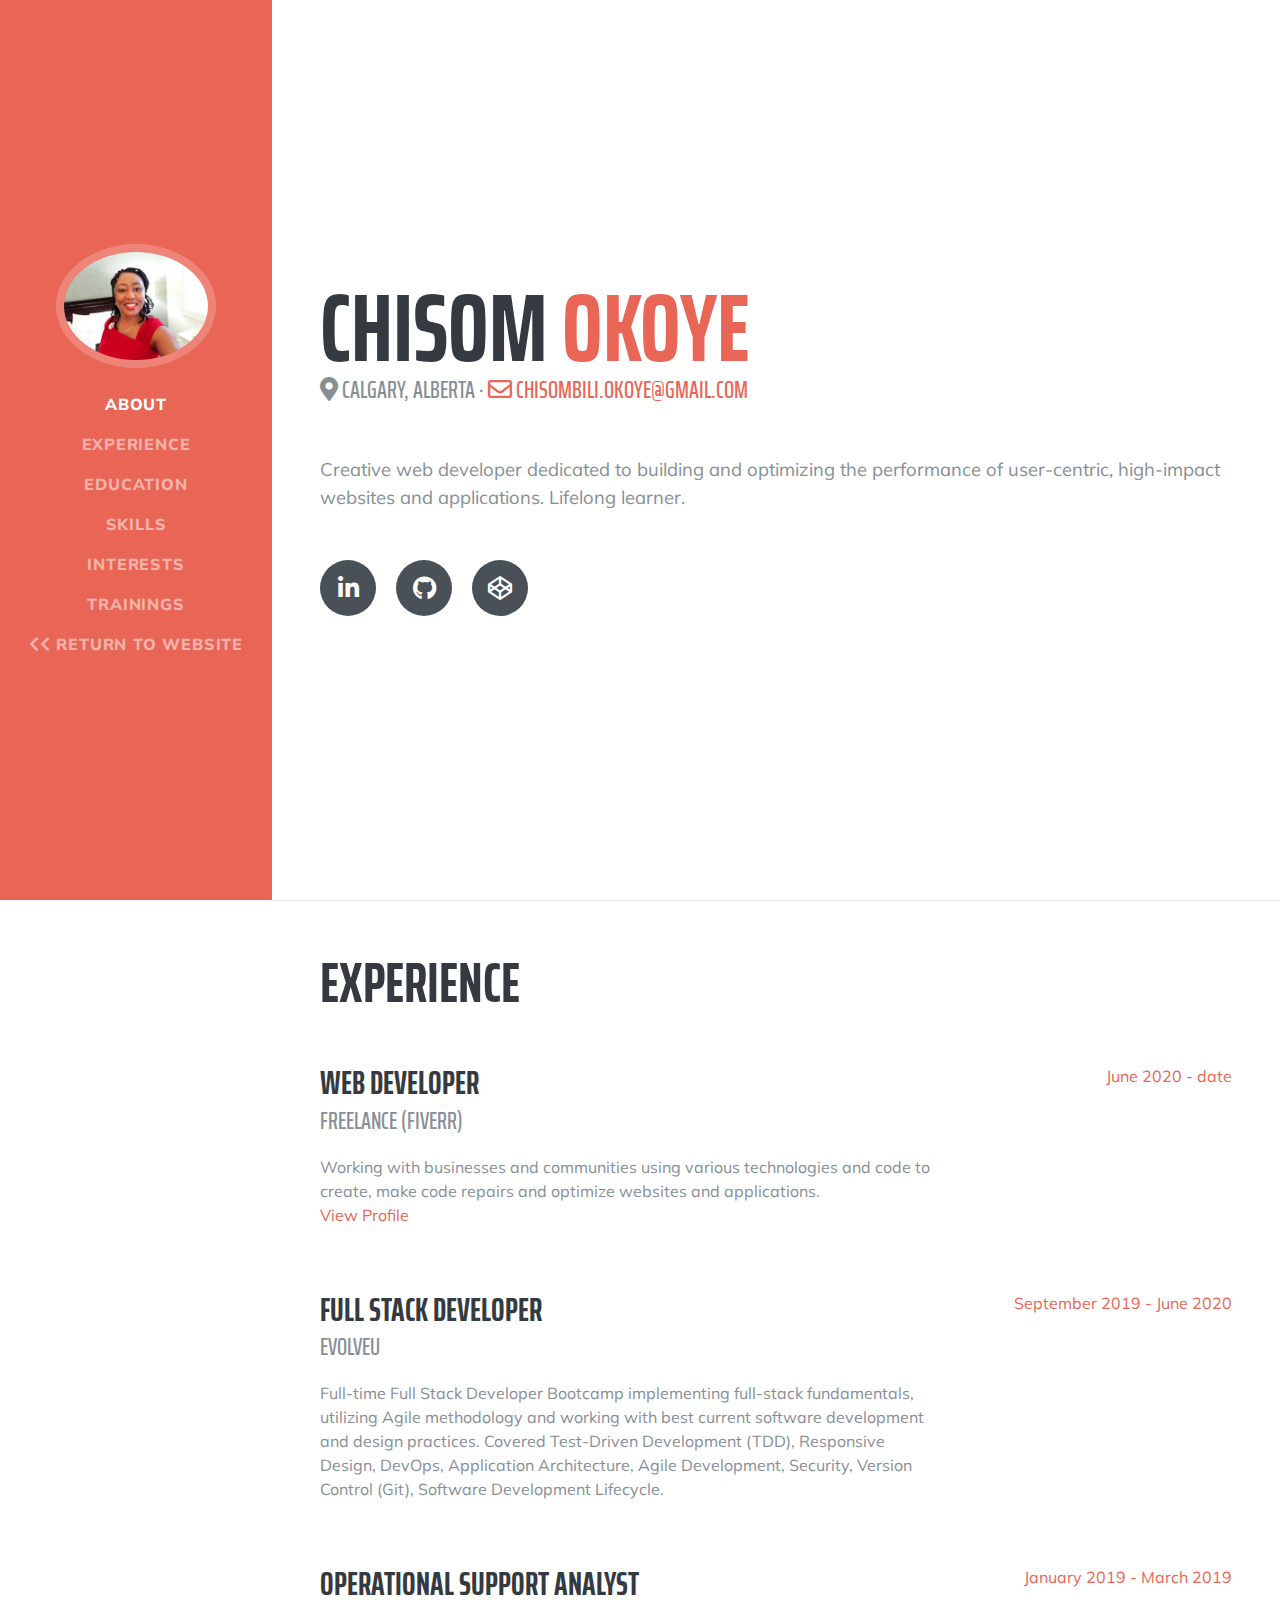
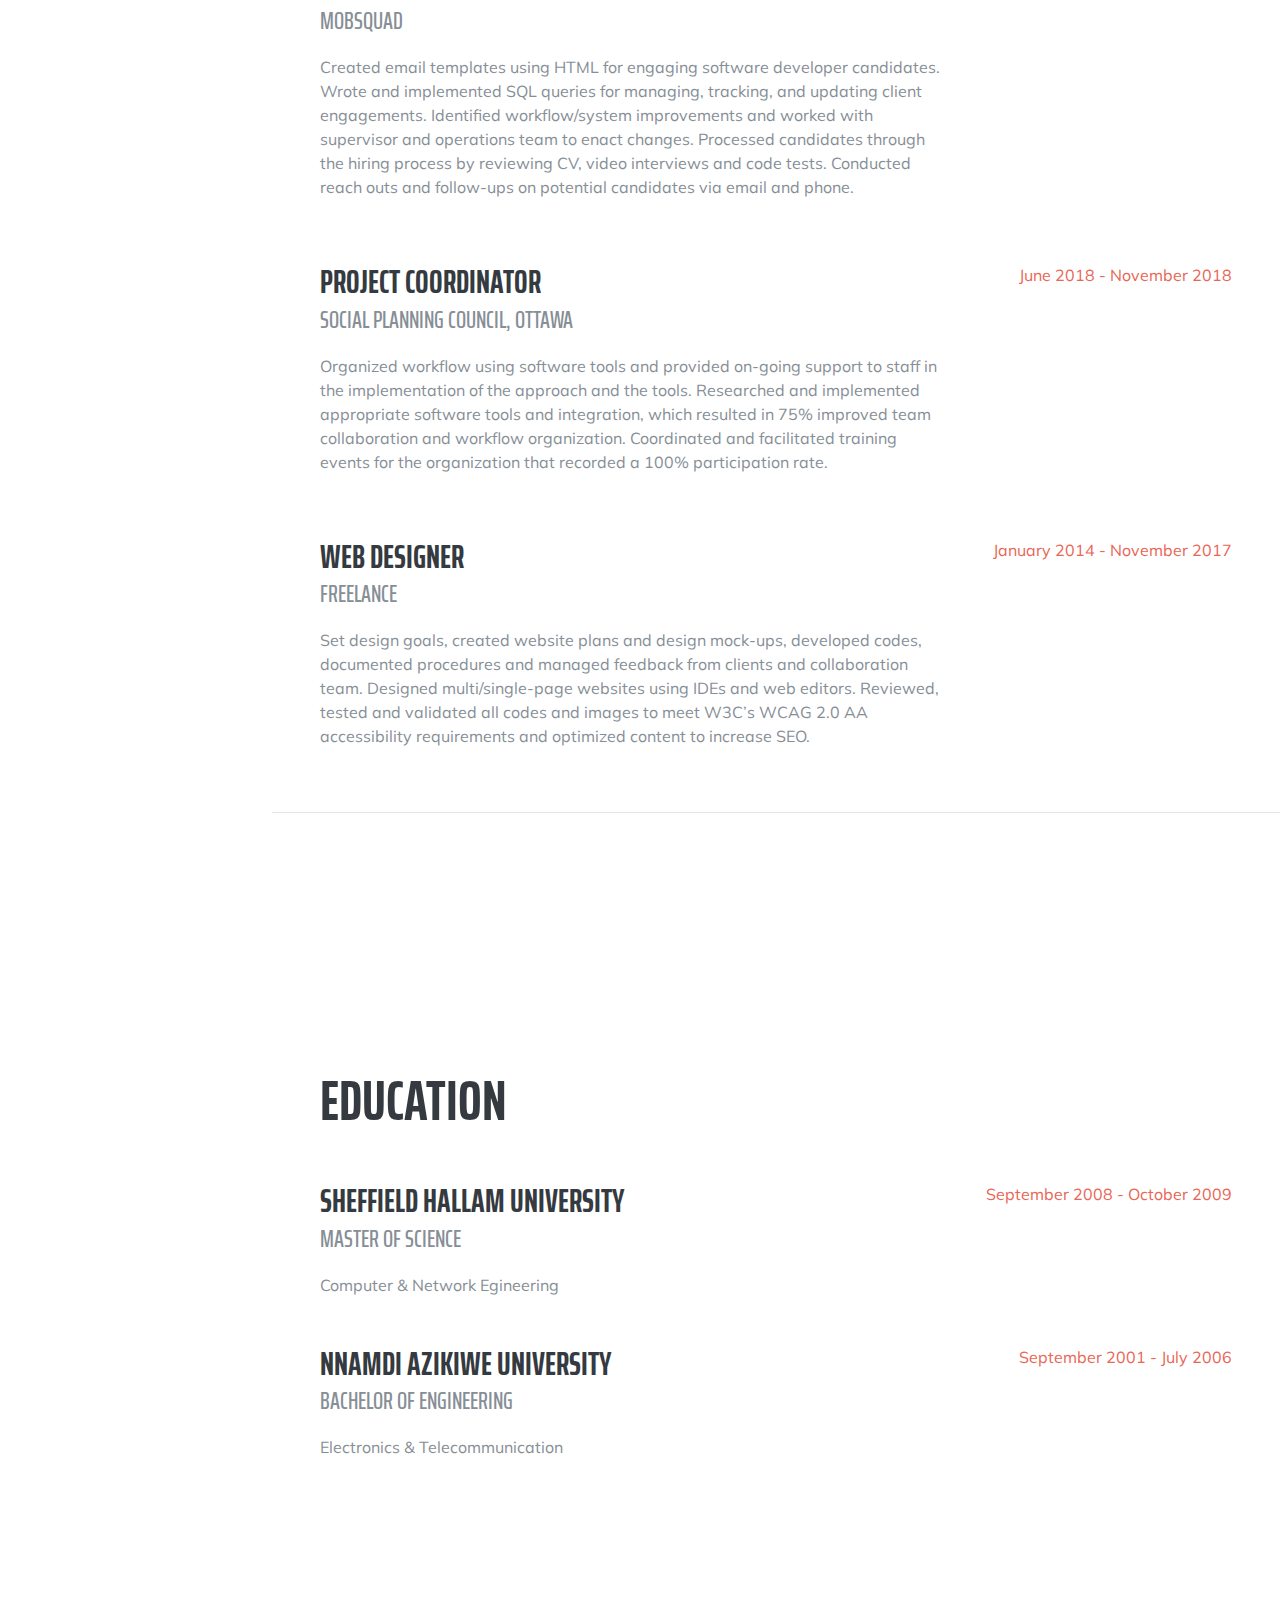
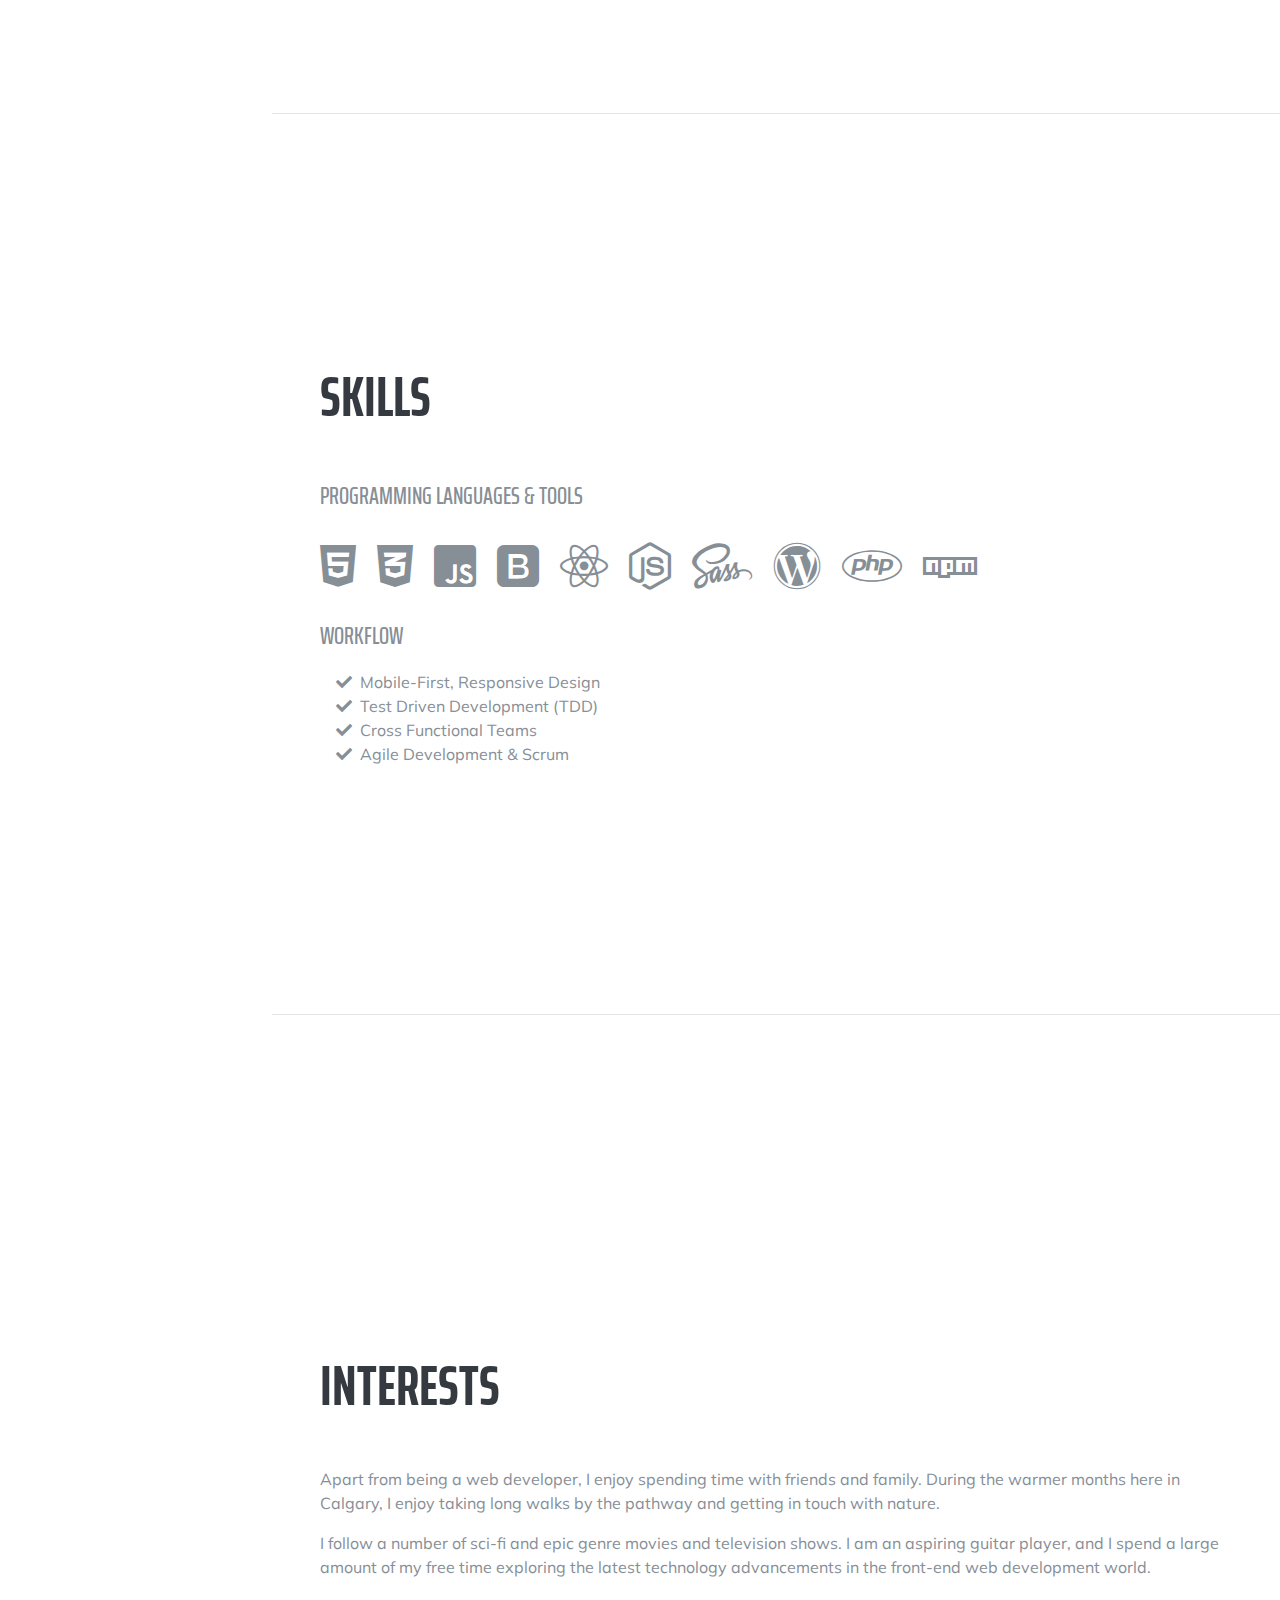
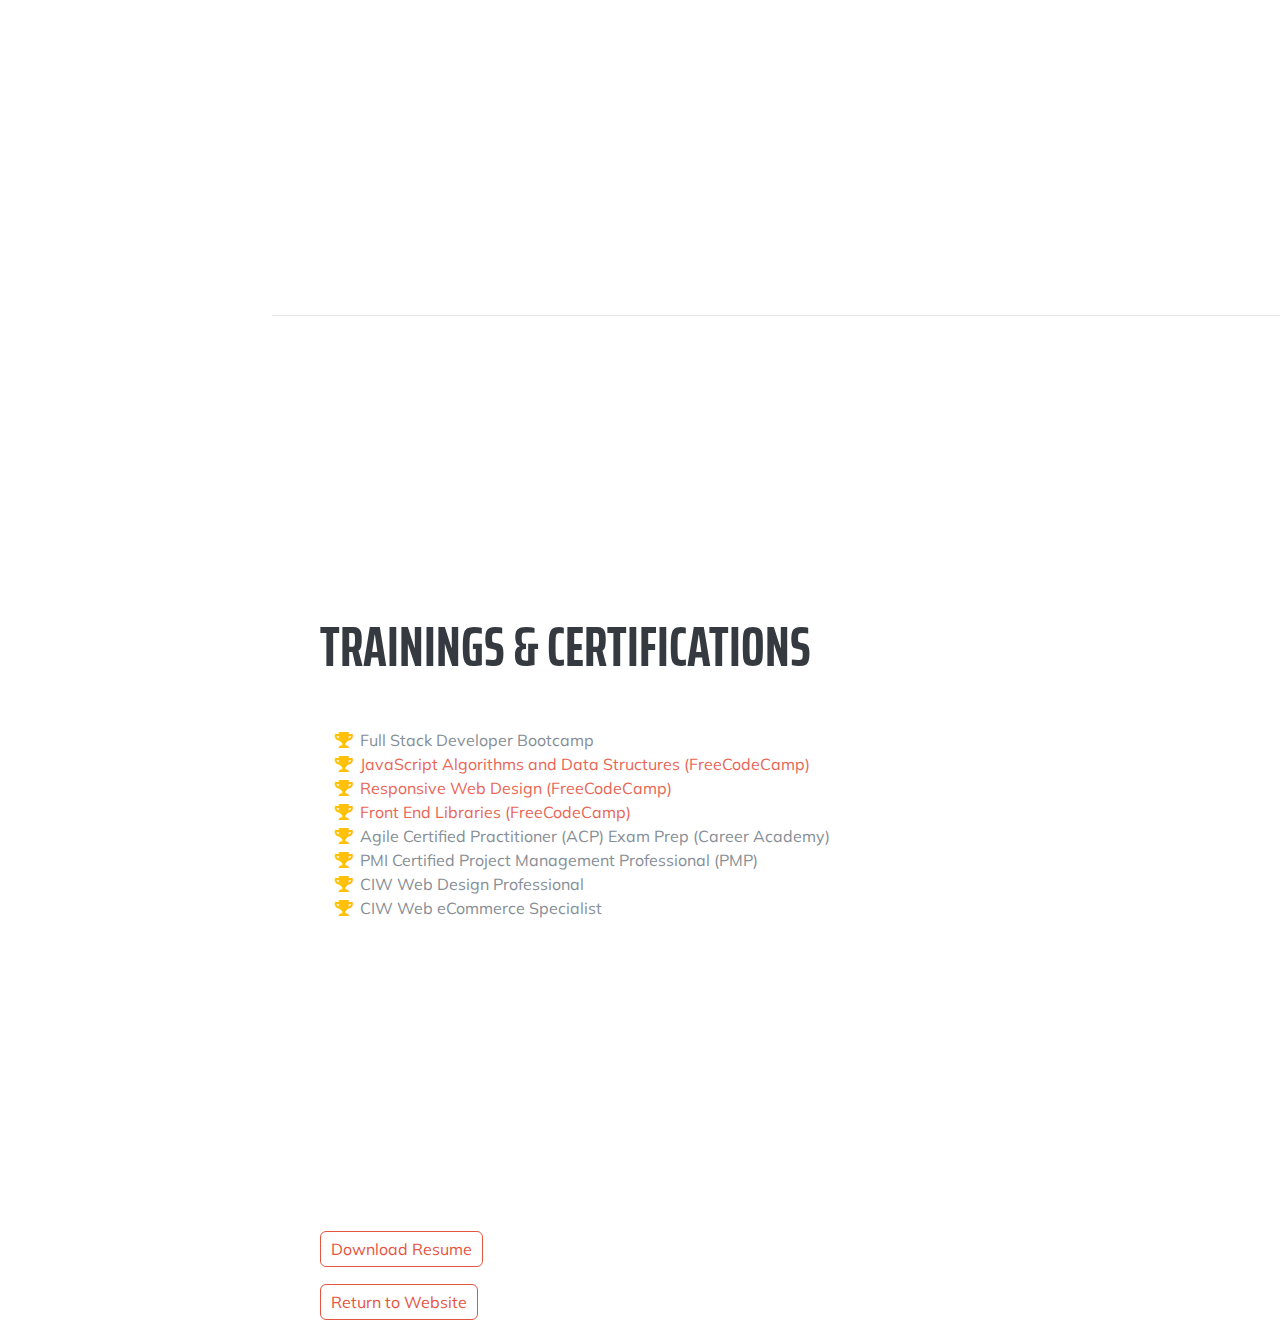
<file: resume/index.html>
<!DOCTYPE html>
<html lang="en">
  <head>
    <meta charset="utf-8" />
    <meta
      name="viewport"
      content="width=device-width, initial-scale=1, shrink-to-fit=no"
    />
    <meta name="description" content="My Web Developer Resume" />
    <meta name="author" content="Chisombili Okoye" />

    <title>Resume - Chisombili Okoye</title>

    <!-- Bootstrap core CSS -->
    <link href="vendor/bootstrap/css/bootstrap.min.css" rel="stylesheet" />

    <!-- Custom fonts for this template -->
    <link
      href="https://fonts.googleapis.com/css?family=Saira+Extra+Condensed:500,700"
      rel="stylesheet"
    />
    <link
      href="https://fonts.googleapis.com/css?family=Muli:400,400i,800,800i"
      rel="stylesheet"
    />
    <link href="vendor/fontawesome-free/css/all.min.css" rel="stylesheet" />

    <!-- Custom styles for this template -->
    <!-- <link href="../css/styles.css" rel="stylesheet" /> -->
    <link href="css/resume.css" rel="stylesheet" />
    <link rel="icon" type="image" href="../images/favicon.png" />
    <!-- Global site tag (gtag.js) - Google Analytics -->
    <script
      async
      src="https://www.googletagmanager.com/gtag/js?id=UA-125325255-2"
    ></script>
    <script>
      window.dataLayer = window.dataLayer || [];
      function gtag() {
        dataLayer.push(arguments);
      }
      gtag("js", new Date());

      gtag("config", "UA-125325255-2");
    </script>
  </head>

  <body id="page-top">
    <nav
      class="navbar navbar-expand-lg navbar-dark bg-primary fixed-top"
      id="sideNav"
    >
      <a class="navbar-brand js-scroll-trigger" href="#page-top">
        <span class="d-block d-lg-none">Chisom Okoye</span>
        <span class="d-none d-lg-block">
          <img
            class="img-fluid img-profile rounded-circle mx-auto mb-2"
            src="../images/profilePhoto.jpg"
            alt=""
          />
        </span>
      </a>
      <button
        class="navbar-toggler"
        type="button"
        data-toggle="collapse"
        data-target="#navbarSupportedContent"
        aria-controls="navbarSupportedContent"
        aria-expanded="false"
        aria-label="Toggle navigation"
      >
        <span class="navbar-toggler-icon"></span>
      </button>
      <div class="collapse navbar-collapse" id="navbarSupportedContent">
        <ul class="navbar-nav">
          <li class="nav-item">
            <a class="nav-link js-scroll-trigger" href="#about">About</a>
          </li>
          <li class="nav-item">
            <a class="nav-link js-scroll-trigger" href="#experience"
              >Experience</a
            >
          </li>
          <li class="nav-item">
            <a class="nav-link js-scroll-trigger" href="#education"
              >Education</a
            >
          </li>
          <li class="nav-item">
            <a class="nav-link js-scroll-trigger" href="#skills">Skills</a>
          </li>
          <li class="nav-item">
            <a class="nav-link js-scroll-trigger" href="#interests"
              >Interests</a
            >
          </li>
          <li class="nav-item">
            <a class="nav-link js-scroll-trigger" href="#awards">Trainings</a>
          </li>
          <li class="nav-item">
            <a class="nav-link js-scroll-trigger" href="../index.html"
              ><i class="fas fa-chevron-left"></i
              ><i class="fas fa-chevron-left"></i> Return to Website</a
            >
          </li>
        </ul>
      </div>
    </nav>

    <div class="container-fluid p-0">
      <section
        class="resume-section p-3 p-lg-5 d-flex align-items-center"
        id="about"
      >
        <div class="w-100">
          <h1 class="mb-0">
            Chisom
            <span class="text-primary">Okoye</span>
          </h1>
          <div class="subheading mb-5">
            <i class="fas fa-map-marker-alt"></i>
            Calgary, Alberta ·
            <a href="mailto:chisombili.okoye@gmail.com">
              <i class="far fa-envelope"></i>
              chisombili.okoye@gmail.com</a
            >
          </div>
          <p class="lead mb-5">
            Creative web developer dedicated to building and optimizing the
            performance of user-centric, high-impact websites and applications.
            Lifelong learner.
          </p>
          <div class="social-icons">
            <a href="https://www.linkedin.com/in/chisom-trisha-okoye/">
              <i class="fab fa-linkedin-in"></i>
            </a>
            <a href="https://github.com/Trishachi">
              <i class="fab fa-github"></i>
            </a>
            <!-- <a href="https://twitter.com/trishachi">
              <i class="fab fa-twitter"></i>
            </a> -->
            <a href="https://codepen.io/trishachi">
              <i class="fab fa-codepen"></i>
            </a>
          </div>
        </div>
      </section>

      <hr class="m-0" />

      <section
        class="resume-section p-3 p-lg-5 d-flex justify-content-center"
        id="experience"
      >
        <div class="w-100">
          <h2 class="mb-5">Experience</h2>

          <div
            class="resume-item d-flex flex-column flex-md-row justify-content-between mb-5"
          >
            <div class="resume-content">
              <h3 class="mb-0">Web Developer</h3>
              <div class="subheading mb-3">Freelance (Fiverr)</div>
              <p>
                Working with businesses and communities using various technologies and code to create, 
                make code repairs and optimize websites and applications. 
                <br />
                <a href="https://www.fiverr.com/trishachi" target="_blank" >View Profile</a>
              </p>
            </div>
            <div class="resume-date text-md-right">
              <span class="text-primary">June 2020 - date</span>
            </div>
          </div>

          <div
            class="resume-item d-flex flex-column flex-md-row justify-content-between mb-5"
          >
            <div class="resume-content">
              <h3 class="mb-0">Full Stack Developer</h3>
              <div class="subheading mb-3">EvolveU</div>
              <p>
                Full-time Full Stack Developer Bootcamp implementing
                full-stack fundamentals, utilizing Agile methodology and working
                with best current software development and design practices.
                Covered Test-Driven Development (TDD), Responsive Design,
                DevOps, Application Architecture, Agile Development, Security,
                Version Control (Git), Software Development Lifecycle.
              </p>
            </div>
            <div class="resume-date text-md-right">
              <span class="text-primary">September 2019 - June 2020</span>
            </div>
          </div>

          <div
            class="resume-item d-flex flex-column flex-md-row justify-content-between mb-5"
          >
            <div class="resume-content">
              <h3 class="mb-0">Operational Support Analyst</h3>
              <div class="subheading mb-3">MobSquad</div>
              <p>
                Created email templates using HTML for engaging software developer candidates.
                Wrote and implemented SQL queries for managing, tracking, and updating client engagements.
                Identified workflow/system improvements and worked with
                supervisor and operations team to enact changes. Processed
                candidates through the hiring process by reviewing CV, video
                interviews and code tests. Conducted reach outs and follow-ups
                on potential candidates via email and phone.
              </p>
            </div>
            <div class="resume-date text-md-right">
              <span class="text-primary">January 2019 - March 2019</span>
            </div>
          </div>

          <div
            class="resume-item d-flex flex-column flex-md-row justify-content-between mb-5"
          >
            <div class="resume-content">
              <h3 class="mb-0">Project Coordinator</h3>
              <div class="subheading mb-3">Social Planning Council, Ottawa</div>
              <p>
                Organized workflow using software tools and provided on-going
                support to staff in the implementation of the approach and the
                tools. Researched and implemented appropriate software tools and
                integration, which resulted in 75% improved team collaboration
                and workflow organization. Coordinated and facilitated training
                events for the organization that recorded a 100% participation
                rate.
              </p>
            </div>
            <div class="resume-date text-md-right">
              <span class="text-primary">June 2018 - November 2018</span>
            </div>
          </div>

          <div
            class="resume-item d-flex flex-column flex-md-row justify-content-between"
          >
            <div class="resume-content">
              <h3 class="mb-0">Web Designer</h3>
              <div class="subheading mb-3">Freelance</div>
              <p>
                Set design goals, created website plans and design mock-ups,
                developed codes, documented procedures and managed feedback from
                clients and collaboration team. Designed multi/single-page
                websites using IDEs and web editors. Reviewed, tested and
                validated all codes and images to meet W3C’s WCAG 2.0 AA
                accessibility requirements and optimized content to increase
                SEO.
              </p>
            </div>
            <div class="resume-date text-md-right">
              <span class="text-primary">January 2014 - November 2017</span>
            </div>
          </div>
        </div>
      </section>

      <hr class="m-0" />

      <section
        class="resume-section p-3 p-lg-5 d-flex align-items-center"
        id="education"
      >
        <div class="w-100">
          <h2 class="mb-5">Education</h2>

          <div
            class="resume-item d-flex flex-column flex-md-row justify-content-between mb-5"
          >
            <div class="resume-content">
              <h3 class="mb-0">Sheffield Hallam University</h3>
              <div class="subheading mb-3">Master of Science</div>
              <div>Computer & Network Egineering</div>
            </div>
            <div class="resume-date text-md-right">
              <span class="text-primary">September 2008 - October 2009</span>
            </div>
          </div>

          <div
            class="resume-item d-flex flex-column flex-md-row justify-content-between"
          >
            <div class="resume-content">
              <h3 class="mb-0">Nnamdi Azikiwe University</h3>
              <div class="subheading mb-3">Bachelor of Engineering</div>
              <div>Electronics & Telecommunication</div>
            </div>
            <div class="resume-date text-md-right">
              <span class="text-primary">September 2001 - July 2006</span>
            </div>
          </div>
        </div>
      </section>

      <hr class="m-0" />

      <section
        class="resume-section p-3 p-lg-5 d-flex align-items-center"
        id="skills"
      >
        <div class="w-100">
          <h2 class="mb-5">Skills</h2>

          <div class="subheading mb-3">Programming Languages &amp; Tools</div>
          <ul class="list-inline dev-icons">
            <li
              class="list-inline-item"
              data-toggle="tooltip"
              data-placement="bottom"
              title="HTML5"
            >
              <i class="fab fa-html5"></i>
            </li>
            <li
              class="list-inline-item"
              data-toggle="tooltip"
              data-placement="bottom"
              title="CSS3"
            >
              <i class="fab fa-css3-alt"></i>
            </li>
            <li
              class="list-inline-item"
              data-toggle="tooltip"
              data-placement="bottom"
              title="JavaScript"
            >
              <i class="fab fa-js-square"></i>
            </li>
            <li
              class="list-inline-item"
              data-toggle="tooltip"
              data-placement="bottom"
              title="Bootstrap"
            >
              <i class="fab fa-bootstrap"></i>
            </li>
            <li
              class="list-inline-item"
              data-toggle="tooltip"
              data-placement="bottom"
              title="React JS"
            >
              <i class="fab fa-react"></i>
            </li>
            <li
              class="list-inline-item"
              data-toggle="tooltip"
              data-placement="bottom"
              title="node JS"
            >
              <i class="fab fa-node-js"></i>
            </li>
            <li
              class="list-inline-item"
              data-toggle="tooltip"
              data-placement="bottom"
              title="SASS"
            >
              <i class="fab fa-sass"></i>
            </li>
            <li
              class="list-inline-item"
              data-toggle="tooltip"
              data-placement="bottom"
              title="WordPress"
            >
              <i class="fab fa-wordpress"></i>
            </li>
            <li
              class="list-inline-item"
              data-toggle="tooltip"
              data-placement="bottom"
              title="PHP"
            >
              <i class="fab fa-php"></i>
            </li>
            <li
              class="list-inline-item"
              data-toggle="tooltip"
              data-placement="bottom"
              title="Node package manager"
            >
              <i class="fab fa-npm"></i>
            </li>
          </ul>

          <div class="subheading mb-3">Workflow</div>
          <ul class="fa-ul mb-0">
            <li>
              <i class="fa-li fa fa-check"></i>
              Mobile-First, Responsive Design
            </li>
            <li>
              <i class="fa-li fa fa-check"></i>
              Test Driven Development (TDD)
            </li>
            <li>
              <i class="fa-li fa fa-check"></i>
              Cross Functional Teams
            </li>
            <li>
              <i class="fa-li fa fa-check"></i>
              Agile Development &amp; Scrum
            </li>
          </ul>
        </div>
      </section>

      <hr class="m-0" />

      <section
        class="resume-section p-3 p-lg-5 d-flex align-items-center"
        id="interests"
      >
        <div class="w-100">
          <h2 class="mb-5">Interests</h2>
          <p>
            Apart from being a web developer, I enjoy spending time with friends
            and family. During the warmer months here in Calgary, I enjoy taking
            long walks by the pathway and getting in touch with nature.
          </p>
          <p class="mb-0">
            I follow a number of sci-fi and epic genre movies and television
            shows. I am an aspiring guitar player, and I spend a large amount of
            my free time exploring the latest technology advancements in the
            front-end web development world.
          </p>
        </div>
      </section>

      <hr class="m-0" />

      <section
        class="resume-section p-3 p-lg-5 d-flex align-items-center"
        id="awards"
      >
        <div class="w-100">
          <h2 class="mb-5">Trainings &amp; Certifications</h2>
          <ul class="fa-ul mb-0">
            <li>
              <i class="fa-li fa fa-trophy text-warning"></i>
              Full Stack Developer Bootcamp
            </li>
            <li>
              <i class="fa-li fa fa-trophy text-warning"></i>
              <a
                href="https://www.freecodecamp.org/certification/trishachi/javascript-algorithms-and-data-structures"
                target="_blank"
                >JavaScript Algorithms and Data Structures (FreeCodeCamp)</a
              >
            </li>
            <li>
              <i class="fa-li fa fa-trophy text-warning"></i>
              <a
                href="https://www.freecodecamp.org/certification/trishachi/responsive-web-design"
                target="_blank"
                >Responsive Web Design (FreeCodeCamp)</a
              >
            </li>
            <li>
              <i class="fa-li fa fa-trophy text-warning"></i>
              <a
                href="https://www.freecodecamp.org/certification/trishachi/front-end-libraries"
                target="_blank"
                >Front End Libraries (FreeCodeCamp)</a
              >
            </li>
            <li>
              <i class="fa-li fa fa-trophy text-warning"></i>
              Agile Certified Practitioner (ACP) Exam Prep (Career Academy)
            </li>
            <li>
              <i class="fa-li fa fa-trophy text-warning"></i>
              PMI Certified Project Management Professional (PMP)
            </li>
            <li>
              <i class="fa-li fa fa-trophy text-warning"></i>
              CIW Web Design Professional
            </li>
            <li>
              <i class="fa-li fa fa-trophy text-warning"></i>
              CIW Web eCommerce Specialist
            </li>
          </ul>
        </div>
        
      </section>
      <a
          href="/resume/Chisom_Okoye_FrontEndDeveloper_Resume.pdf"
          class="btn siteBtn resumeDlBtn"
          role="button"
          download
        >
              Download Resume
        </a>
        <br />
        <a
          href="https://trishachi.github.io/"
          class="btn siteBtn resumeDlBtn"
          role="button"
          download
        >
              Return to Website
        </a>
    </div>

    <!-- Bootstrap core JavaScript -->
    <script src="vendor/jquery/jquery.min.js"></script>
    <script src="vendor/bootstrap/js/bootstrap.bundle.min.js"></script>

    <!-- Plugin JavaScript -->
    <script src="vendor/jquery-easing/jquery.easing.min.js"></script>

    <!-- Custom scripts for this template -->
    <script src="js/resume.min.js"></script>
    <script>
      $(document).ready(function () {
        $('[data-toggle="tooltip"]').tooltip();
      });
    </script>
  </body>
</html>
</file>
<file: css/styles.css>
/**************************
Styles for Portfolio Site
Author - Chisom Trisha Okoye
Version 1.0 - Date - 21-11-2019
Edited: Version 2.0 - Date - 16-04-2020
***************************/

/*  Global Styles   */
* {
  box-sizing: border-box;
  letter-spacing: 0.0625em;
}

body {
  margin: 0;
  padding: 0;
  font-family: "lato", sans-serif;
  font-size: 16px;
  color: #222;
}

h1,
h2,
h3,
h4,
h5,
h6 {
  font-family: "Artifika", sans-serif;
  font-weight: 600;
  -webkit-font-smoothing: antialiased;
}

h1 {
  font-size: 2em;
}

h3 {
  font-size: 1.65em;
}

ul,
li {
  padding: 0;
  margin: 0;
}

.bg-black {
  background-color: #161616 !important;
}

.siteBtn,
.siteBtn:active,
.siteBtn:visited {
  display: inline-block;
  background: transparent;
  color: #e65541;
  padding: 5px 10px;
  border: 1px solid #e65541;
  border-radius: 6px;
  margin: 15px 2px 2px 0;
  text-decoration: none;
}

.siteBtn:hover {
  background: #e65541;

  color: #fff;
  text-decoration: none;
}

/* Link Styles */
a {
  text-decoration: none;
  color: #404040;
}

a:hover {
  color: #e96656;
}

li {
  list-style: none;
}

/* Top Menu/Navigation Styles */
.navbar {
  min-height: 30px;
  padding: 15px;
  letter-spacing: 0.05em;
  box-shadow: 0 0 30px #222;
  margin-bottom: 0px;
}

.navbar-light {
  background-color: #fff;
  border-color: #e7e7e7;
  font-weight: 400;
}

.navbar-brand {
  font-family: "Artifika", sans-serif;
  font-weight: 600;
  font-size: 1.2em;
}

.navbar-light .navbar-brand,
.navbar-light .navbar-nav > li > a {
  color: #222;
}

.navbar-light .navbar-nav .nav-link {
  color: #222;
}

.navbar-light .navbar-nav .active > .nav-link {
  color: #e96656;
}

.navbar-light .navbar-nav > .active > a,
.navbar-light .navbar-nav > .active > a:hover {
  color: #e96656;
  background-color: #fff;
}

.navbar-light a {
  transition: all 0.5s;
}

.navbar-light .navbar-nav .nav-link:hover {
  color: #e96656;
}

.navbar-toggler {
  padding: 0.25rem 0.65rem 0.25rem 0.75rem;
}

.navbar-light .navbar-toggler:focus,
.navbar-light .navbar-toggler:hover {
  background-color: #e96656;
}

.navbar-light .navbar-toggler {
  color: #222;
}

/*  *********************************************************************************/
/* Header Styles */

#content {
  text-align: center;
  padding-top: 15%;
}

header {
  background: linear-gradient(rgba(0,0,0,0.75), rgba(0,0,0,0.75)),url(../images/workspaceBb.jpg);
  background-size: cover;
  background-position: top center;
  background-repeat: no-repeat;
  overflow: hidden;
  padding: 25px 0;
  line-height: 1.5;
}

header .profile-image {
  width: 150px;
  margin: 50px 0;
  border-radius: 50%;
  border: 3px solid white;
  transition: all 0.5s;
}

header .profile-image {
  width: 150px;
  margin: 50px 0;
  border-radius: 50%;
  border: 3px solid white;
  transition: all 0.5s;
}

header .profile-image:hover {
  transform: scale(1.5) rotate(360deg);
}

.tag {
  background-color: #efefef;
  opacity: 0.85;
  color: #111;
  padding: 10px;
  border-radius: 5px;
  display: table;
  margin: 10px auto;
}

.profile-image,
.tag {
  box-shadow: 0 0 30px #222;
}

.location {
  background-color: #e96656;
  color: #fff;
  margin-bottom: 50px;
}

/* Banner Styles */
.banner {
  height: 300px;
  background: url("../images/banner.jpg") no-repeat center bottom;
  padding-top: 60px;
  background-size: cover;
  overflow: hidden;
}

.banner2 {
  height: 300px;
  background: url("../images/banner2.jpg") no-repeat center bottom;
  padding-top: 60px;
  background-size: cover;
  overflow: hidden;
}

.pageTitle {
  color: #fff;
  /* display: inline-block; */
  margin-top: 190px;
  float: left;
}

/* Main Content Area Styles */
.card-home {
  margin: 30px;
  padding: 20px 40px 40px;
  border: 2px solid #ccc;
  border-radius: 6px;
  box-shadow: 0 0 5px #222;
  transition: all 0.5s;
  text-align: left;
}

.card-home:hover {
  border-color: #e96656;
}

.resumeBtn {
  width: fit-content;
}

/* .resumeBtn:hover {
  background: #b89c99;
  color: #fff;
  text-decoration: none;
} */

ul.skills {
  padding: 5px;
  text-align: center;
}

.skills li {
  display: inline-block;
  background: #e65541;
  color: #fff;
  padding: 5px 10px;
  border-radius: 6px;
  margin: 2px;
}

.skills li:nth-child(even) {
  background: #b89c99;
}

main {
  padding-top: 50px;
}

/* Portfolio Page Styles */

.featured-image,
.project-image {
  transition: filter 0.5s ease-in-out;
  -webkit-filter: grayscale(100%); /* Ch 23+, Saf 6.0+, BB 10.0+ */
  filter: grayscale(100%); /* FF 35+ */
}

.featured-image:hover,
.project-image:hover {
  -webkit-filter: grayscale(0%); /* Ch 23+, Saf 6.0+, BB 10.0+ */
  filter: grayscale(0%); /* FF 35+ */
}

.projects-section {
  padding: 0;
}

.projects-section .featured-text {
  padding: 2rem;
}

@media (min-width: 992px) {
  .projects-section .featured-text {
    padding: 0 0 0 2rem;
    border-left: 0.5rem solid #e65541;
  }
}

.projects-section .project-text {
  padding: 3rem;
  font-size: 90%;
}

@media (min-width: 992px) {
  .projects-section .project-text {
    padding: 5rem;
  }
  .projects-section .project-text hr,
  .projects-section .text-container hr {
    border-color: #e65541;
    border-width: 0.25rem;
    width: 30%;
  }
}

/*##############################################*/
/*----  Main Style  ----*/
#cards_landscape_wrap-2 {
  text-align: center;
  background: #f7f7f7;
}
#cards_landscape_wrap-2 .container {
  padding-top: 80px;
  padding-bottom: 80px;
}
#cards_landscape_wrap-2 a {
  text-decoration: none;
  outline: none;
}
#cards_landscape_wrap-2 .card-flyer {
  border-radius: 5px;
}
#cards_landscape_wrap-2 .card-flyer .image-box {
  background: #ffffff;
  overflow: hidden;
  box-shadow: 0px 2px 15px rgba(0, 0, 0, 0.5);
  border-radius: 5px;
}
#cards_landscape_wrap-2 .card-flyer .image-box img {
  -webkit-transition: all 0.9s ease;
  -moz-transition: all 0.9s ease;
  -o-transition: all 0.9s ease;
  -ms-transition: all 0.9s ease;
  width: 100%;
  height: 200px;
}
#cards_landscape_wrap-2 .card-flyer:hover .image-box img {
  opacity: 0.7;
  -webkit-transform: scale(1.15);
  -moz-transform: scale(1.15);
  -ms-transform: scale(1.15);
  -o-transform: scale(1.15);
  transform: scale(1.15);
}
#cards_landscape_wrap-2 .card-flyer .text-box {
  text-align: center;
}
#cards_landscape_wrap-2 .card-flyer .text-box .text-container {
  padding: 30px 18px;
}
#cards_landscape_wrap-2 .card-flyer {
  background: #ffffff;
  margin-top: 50px;
  -webkit-transition: all 0.2s ease-in;
  -moz-transition: all 0.2s ease-in;
  -ms-transition: all 0.2s ease-in;
  -o-transition: all 0.2s ease-in;
  transition: all 0.2s ease-in;
  box-shadow: 0px 3px 4px rgba(0, 0, 0, 0.4);
}
#cards_landscape_wrap-2 .card-flyer:hover {
  background: #fff;
  box-shadow: 0px 15px 26px rgba(0, 0, 0, 0.5);
  -webkit-transition: all 0.2s ease-in;
  -moz-transition: all 0.2s ease-in;
  -ms-transition: all 0.2s ease-in;
  -o-transition: all 0.2s ease-in;
  transition: all 0.2s ease-in;
  margin-top: 50px;
}

#cards_landscape_wrap-2 .card-flyer .text-box p {
  margin-top: 10px;
  margin-bottom: 0px;
  padding-bottom: 0px;
  font-size: 14px;
  letter-spacing: 1px;
  color: #000000;
}
#cards_landscape_wrap-2 .card-flyer .text-box h4 {
  margin-top: 0px;
  margin-bottom: 4px;
  font-size: 1.25em;
  font-weight: bold;
  letter-spacing: 1px;
  color: #000000;
}

.card-frontend-projects {
  text-align: center;
}

/* #frontendProjects .projects-section {
  padding-bottom: 0 !important;
} */

/* Contact Page Styles */
#contactImage {
  width: 200px;
  height: 200px;
  border-radius: 50%;
  border: solid 3px #ccc;
  transition: all 0.5s;
}

#contactImage:hover {
  transform: scale(0.8) rotate(360deg);
  border-color: #e96656;
  box-shadow: 0 0 30px #222;
}

.contactBox {
  margin: 30px auto;
}

.card.contact {
  text-align: center;
}

.contact a.social {
  margin: 10px 5px 0 5px;
}

.button {
  display: inline-block;
  border-radius: 4px;
  background-color: #e96656;
  border: none;
  color: #ffffff;
  text-align: center;
  font-size: 20px;
  padding: 10px;
  width: 200px;
  transition: all 0.5s;
  cursor: pointer;
  margin: 5px;
}

.button span {
  cursor: pointer;
  display: inline-block;
  position: relative;
  transition: 0.5s;
}

.button span:after {
  content: "\00bb";
  position: absolute;
  opacity: 0;
  top: 0;
  right: -15px;
  transition: 0.5s;
}

.button:hover span {
  padding-right: 20px;
  color: #ffffff;
}

.button:hover span:after {
  opacity: 1;
  right: 0;
}

/* Footer Styles */

footer {
  width: 100%;
  min-height: 30px;
  padding: 20px 0;
  text-align: center;
}

p.copyright {
  margin: 15px 0;
}

footer .copyright {
  font-size: 0.85em;
}

footer ul {
  list-style-type: none;
  margin: 0;
  padding: 0;
}

footer ul li {
  display: inline-block;
}

a.social {
  display: inline-block;
  font-size: 1.2em;
  color: white;
  margin-left: 5px;
  padding: 5px;
  width: 35px;
  height: 35px;
  background-color: #e65541;
  background-size: 30px 30px;
  border-radius: 50%;
  opacity: 0.65;
  transition: all 0.25s;
}

a.social:hover {
  opacity: 1;
}

.clearfix {
  clear: both;
}

/* Media Query for contact card on large screens */
@media screen and (min-width: 720px) {
  .flex {
    display: flex;
    max-width: 1200px;
    justify-content: space-around;
    margin: 0 auto;
  }

  .contact {
    max-width: 705px;
    height: 425px;
    padding: 20px 40px 20px 40px;
  }

  .card.contact {
    margin: 50px auto;
  }

  .contactBox {
    padding: 53px 40px 20px 40px;
  }
}
</file>
<file: resume/css/resume.css>
/*!
 * Start Bootstrap - Resume v5.0.8 (https://startbootstrap.com/template-overviews/resume)
 * Copyright 2013-2019 Start Bootstrap
 * Licensed under MIT (https://github.com/BlackrockDigital/startbootstrap-resume/blob/master/LICENSE)
 */

body {
  font-family: "Muli", -apple-system, BlinkMacSystemFont, "Segoe UI", Roboto,
    "Helvetica Neue", Arial, sans-serif, "Apple Color Emoji", "Segoe UI Emoji",
    "Segoe UI Symbol", "Noto Color Emoji";
  padding-top: 54px;
  color: #868e96;
}

@media (min-width: 992px) {
  body {
    padding-top: 0;
    padding-left: 17rem;
  }
}

h1,
h2,
h3,
h4,
h5,
h6 {
  font-family: "Saira Extra Condensed", -apple-system, BlinkMacSystemFont,
    "Segoe UI", Roboto, "Helvetica Neue", Arial, sans-serif, "Apple Color Emoji",
    "Segoe UI Emoji", "Segoe UI Symbol", "Noto Color Emoji";
  font-weight: 700;
  text-transform: uppercase;
  color: #343a40;
}

h1 {
  font-size: 6rem;
  line-height: 5.5rem;
}

h2 {
  font-size: 3.5rem;
}

h3 {
  font-size: 2rem;
}

p.lead {
  font-size: 1.15rem;
  font-weight: 400;
}

.subheading {
  text-transform: uppercase;
  font-weight: 500;
  font-family: "Saira Extra Condensed", -apple-system, BlinkMacSystemFont,
    "Segoe UI", Roboto, "Helvetica Neue", Arial, sans-serif, "Apple Color Emoji",
    "Segoe UI Emoji", "Segoe UI Symbol", "Noto Color Emoji";
  font-size: 1.5rem;
}

.social-icons a {
  display: inline-block;
  height: 3.5rem;
  width: 3.5rem;
  background-color: #495057;
  color: #fff !important;
  border-radius: 100%;
  text-align: center;
  font-size: 1.5rem;
  line-height: 3.5rem;
  margin-right: 1rem;
}

.social-icons a:last-child {
  margin-right: 0;
}

.social-icons a:hover {
  background-color: #e96656;
}

.dev-icons {
  font-size: 3rem;
}

.dev-icons .list-inline-item i:hover {
  color: #e96656;
}

#sideNav .navbar-nav .nav-item .nav-link {
  font-weight: 800;
  letter-spacing: 0.05rem;
  text-transform: uppercase;
}

#sideNav .navbar-toggler:focus {
  outline-color: #d48a6e;
}

@media (min-width: 992px) {
  #sideNav {
    text-align: center;
    position: fixed;
    top: 0;
    left: 0;
    display: flex;
    flex-direction: column;
    width: 17rem;
    height: 100vh;
  }
  #sideNav .navbar-brand {
    display: flex;
    margin: auto auto 0;
    padding: 0.5rem;
  }
  #sideNav .navbar-brand .img-profile {
    max-width: 10rem;
    max-height: 10rem;
    border: 0.5rem solid rgba(255, 255, 255, 0.2);
  }
  #sideNav .navbar-collapse {
    display: flex;
    align-items: flex-start;
    flex-grow: 0;
    width: 100%;
    margin-bottom: auto;
  }
  #sideNav .navbar-collapse .navbar-nav {
    flex-direction: column;
    width: 100%;
  }
  #sideNav .navbar-collapse .navbar-nav .nav-item {
    display: block;
  }
  #sideNav .navbar-collapse .navbar-nav .nav-item .nav-link {
    display: block;
  }
}

section.resume-section {
  padding-top: 5rem !important;
  padding-bottom: 5rem !important;
  max-width: 75rem;
}

section.resume-section .resume-item .resume-date {
  min-width: none;
}

@media (min-width: 768px) {
  section.resume-section {
    min-height: 100vh;
  }
  section.resume-section .resume-item .resume-date {
    min-width: 18rem;
  }
}

@media (min-width: 992px) {
  section.resume-section {
    padding-top: 3rem !important;
    padding-bottom: 3rem !important;
  }
}

.bg-primary {
  background-color: #e96656 !important;
}

.text-primary {
  color: #e96656 !important;
}

a {
  color: #e96656;
}

a:hover,
a:focus,
a:active {
  color: #e96656;
}

.siteBtn,
.siteBtn:active,
.siteBtn:visited {
  display: inline-block;
  background: transparent;
  color: #e65541;
  padding: 5px 10px;
  border: 1px solid #e65541;
  border-radius: 6px;
  margin: 15px 2px 2px 0;
  text-decoration: none;
}

.siteBtn:hover {
  background: #e65541;
  color: #fff;
  text-decoration: none;
}

.resumeDlBtn {
  margin-left: 3rem;
}

/* Remove extra spacings on resume when printing */
@media print {
  section.resume-section {
    min-height: 0vh;
    padding-top: 0.5rem !important;
    padding-bottom: 0.5rem !important;
  }
}
</file>
